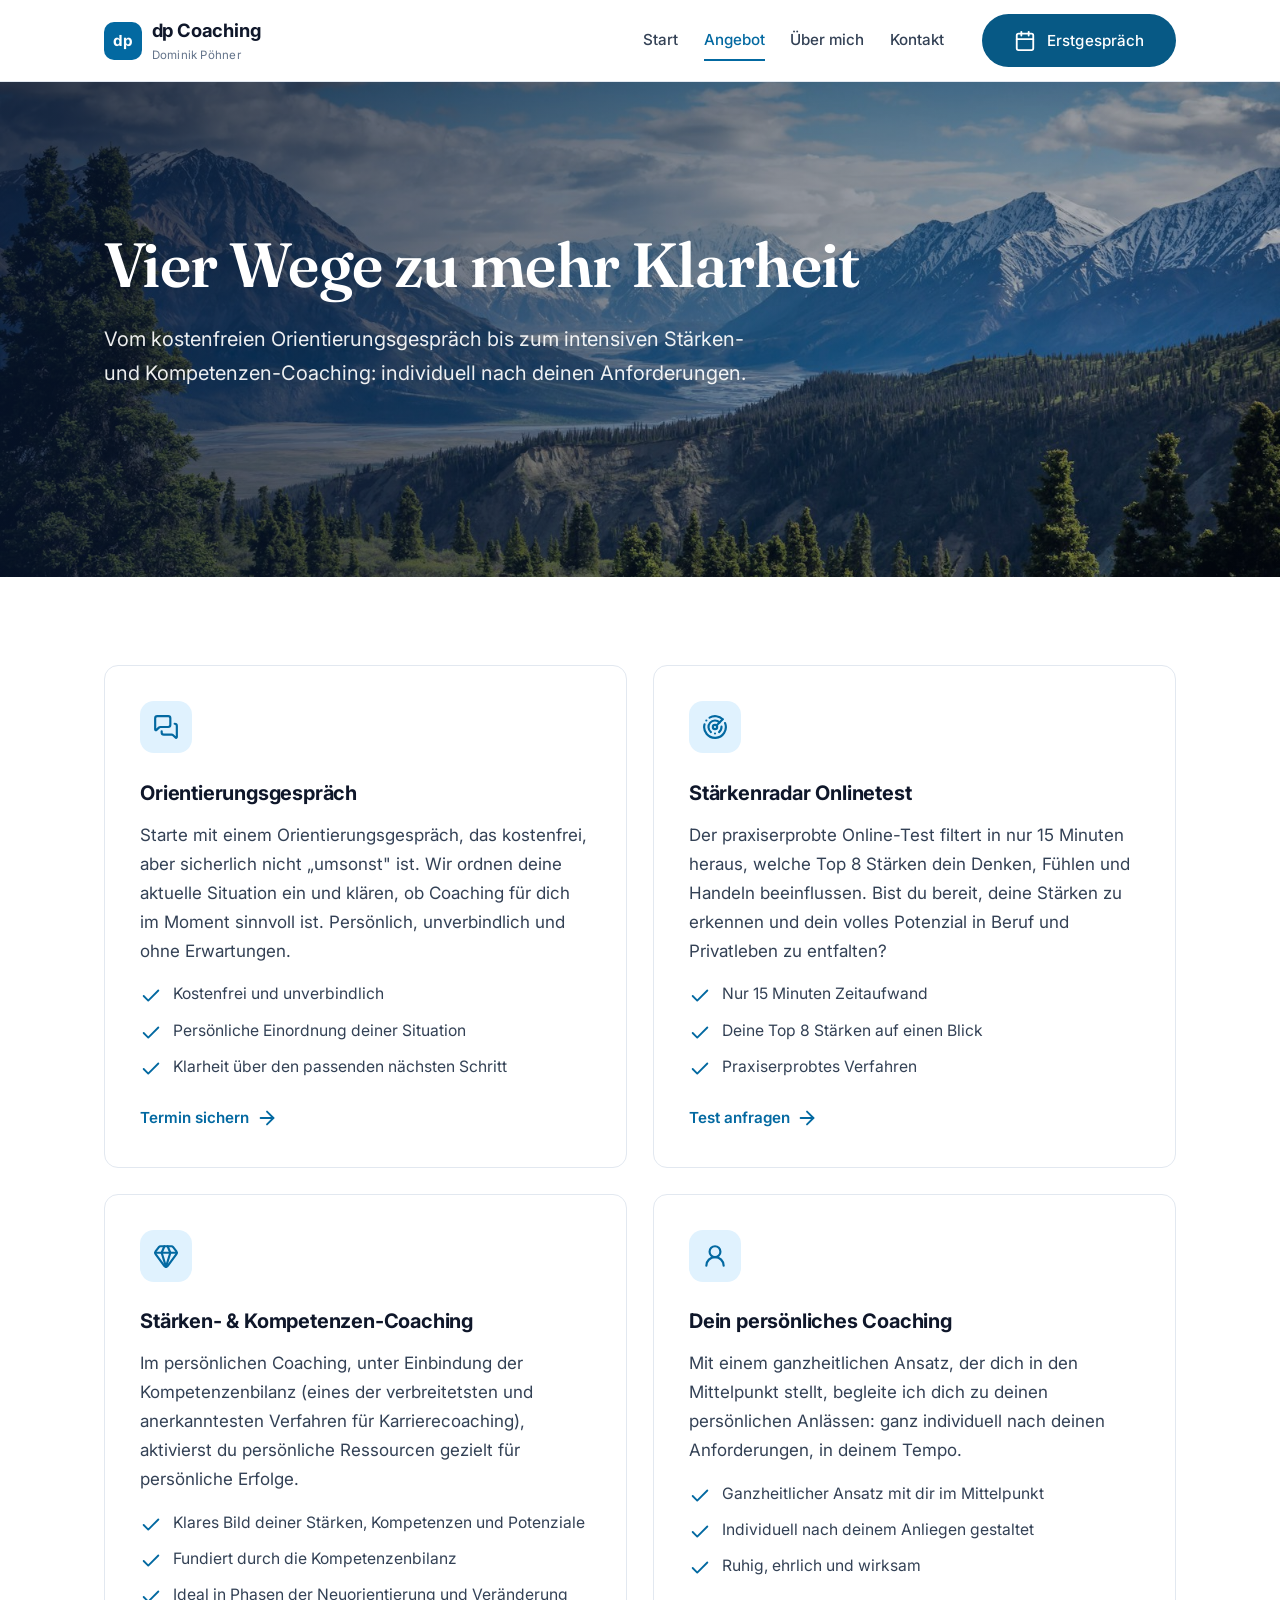
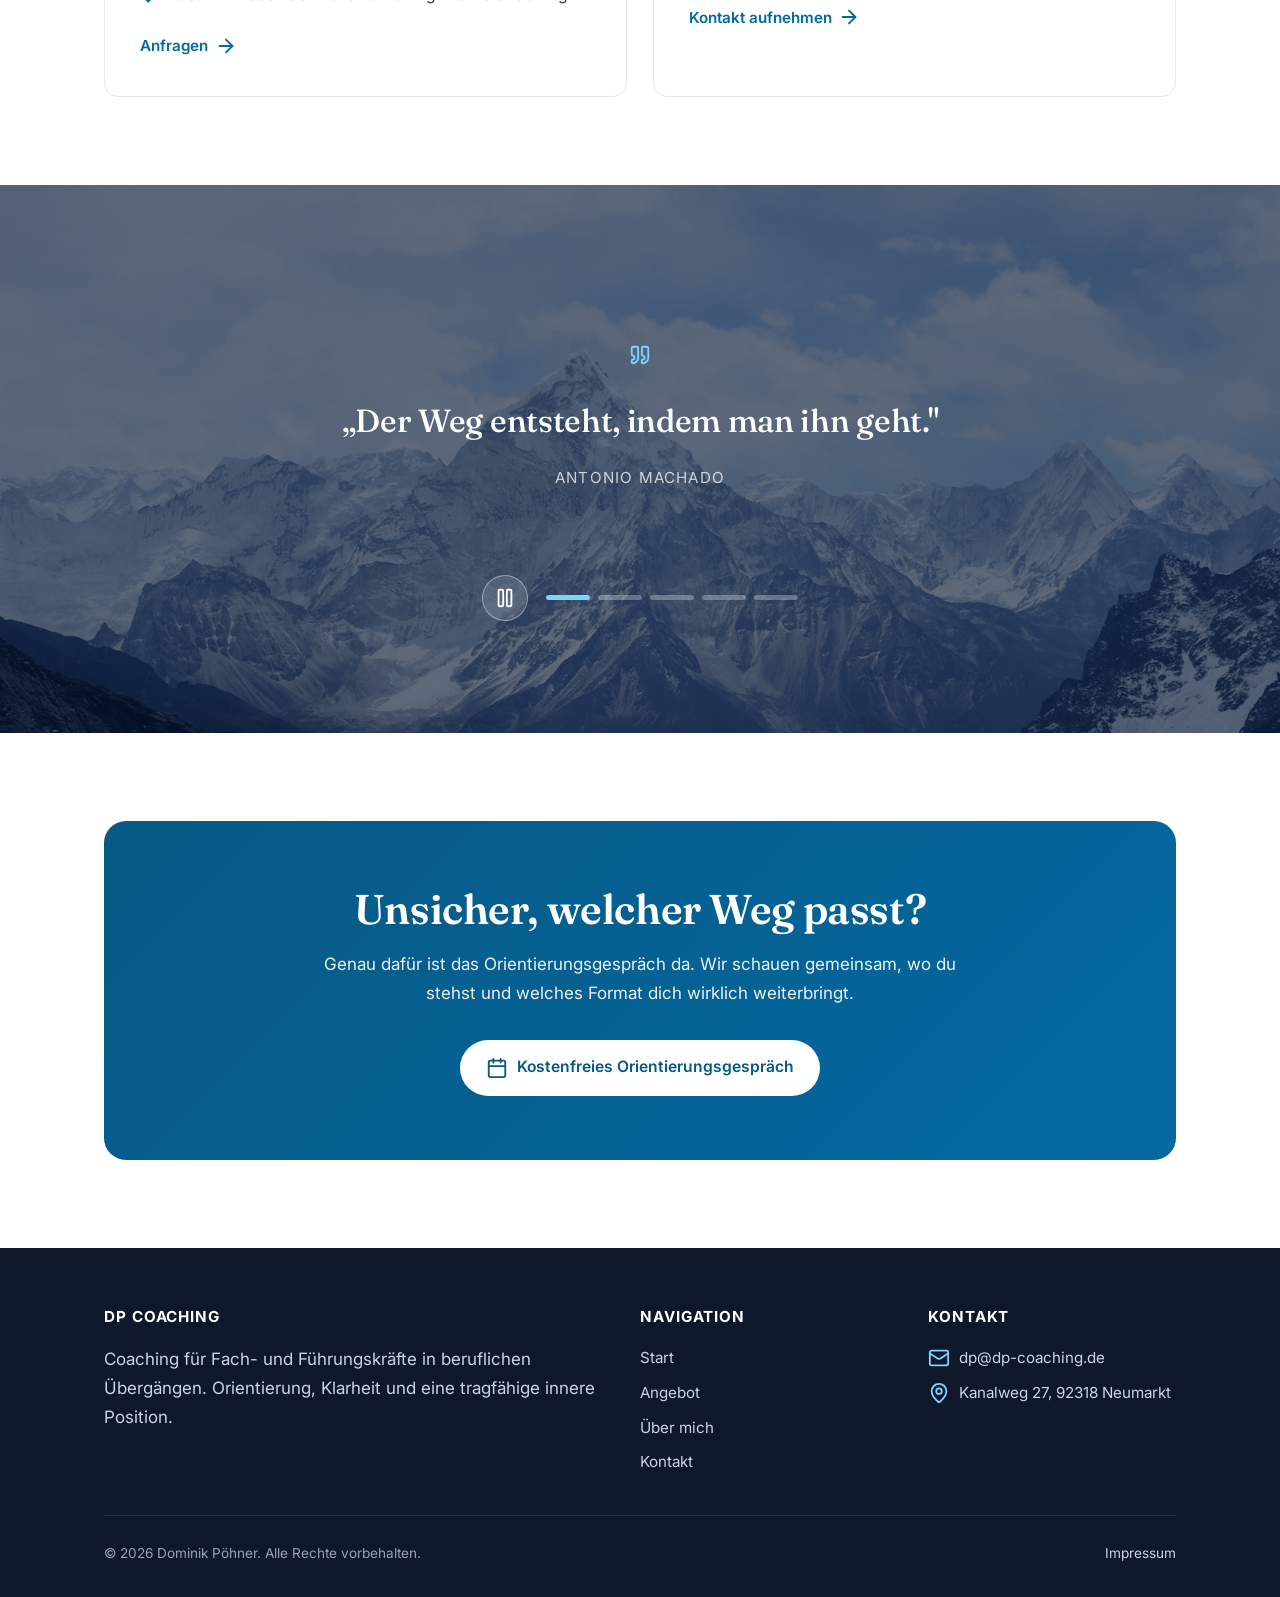
<file: angebot.html>
<!DOCTYPE html>
<html lang="de">
<head>
  <meta charset="UTF-8">
  <meta name="viewport" content="width=device-width, initial-scale=1.0">
  <title>Persönliches Angebot | dp Coaching | Dominik Pöhner</title>
  <meta name="description" content="Orientierungsgespräch, Stärkenradar-Onlinetest, Stärken- und Kompetenzen-Coaching sowie persönliches Coaching bei Dominik Pöhner.">
  <link rel="preconnect" href="https://fonts.googleapis.com">
  <link rel="preconnect" href="https://fonts.gstatic.com" crossorigin>
  <link href="https://fonts.googleapis.com/css2?family=Fraunces:wght@500;600&family=Inter:wght@400;500;600;700&display=swap" rel="stylesheet">
  <link rel="stylesheet" href="assets/css/style.css">
</head>
<body>

<header class="site-header">
  <div class="header-inner">
    <a class="brand" href="index.html">
      <span class="logo-mark">dp</span>
      <span>dp Coaching<small>Dominik Pöhner</small></span>
    </a>
    <button class="nav-toggle" aria-label="Menü öffnen" aria-expanded="false" aria-controls="mainnav">
      <i data-lucide="menu"></i>
    </button>
    <nav class="main-nav" id="mainnav" aria-label="Hauptnavigation">
      <a href="index.html">Start</a>
      <a href="angebot.html" class="active">Angebot</a>
      <a href="ueber-mich.html">Über mich</a>
      <a href="kontakt.html">Kontakt</a>
      <a class="btn btn-primary" href="kontakt.html"><i data-lucide="calendar"></i> Erstgespräch</a>
    </nav>
  </div>
</header>

<main>

  <!-- Hero -->
  <section class="hero" style="min-height: 55vh;">
    <div class="hero-bg" style="background-image: url('assets/img/mountain-lake.jpg');" role="img" aria-label="Bergsee mit klarem Wasser"></div>
    <div class="hero-content" style="padding: 5rem 1.5rem;">
      <h1>Vier Wege zu mehr Klarheit</h1>
      <p class="lead">Vom kostenfreien Orientierungsgespräch bis zum intensiven Stärken- und Kompetenzen-Coaching: individuell nach deinen Anforderungen.</p>
    </div>
  </section>

  <!-- Angebote -->
  <section class="section" id="angebote">
    <div class="wrap">
      <div class="grid-2">

        <article class="card">
          <span class="icon-badge"><i data-lucide="messages-square"></i></span>
          <h3>Orientierungsgespräch</h3>
          <p>Starte mit einem Orientierungsgespräch, das kostenfrei, aber sicherlich nicht „umsonst" ist. Wir ordnen deine aktuelle Situation ein und klären, ob Coaching für dich im Moment sinnvoll ist. Persönlich, unverbindlich und ohne Erwartungen.</p>
          <ul class="checklist">
            <li><i data-lucide="check"></i> Kostenfrei und unverbindlich</li>
            <li><i data-lucide="check"></i> Persönliche Einordnung deiner Situation</li>
            <li><i data-lucide="check"></i> Klarheit über den passenden nächsten Schritt</li>
          </ul>
          <a class="card-link" href="kontakt.html">Termin sichern <i data-lucide="arrow-right"></i></a>
        </article>

        <article class="card">
          <span class="icon-badge"><i data-lucide="radar"></i></span>
          <h3>Stärkenradar Onlinetest</h3>
          <p>Der praxiserprobte Online-Test filtert in nur 15 Minuten heraus, welche Top 8 Stärken dein Denken, Fühlen und Handeln beeinflussen. Bist du bereit, deine Stärken zu erkennen und dein volles Potenzial in Beruf und Privatleben zu entfalten?</p>
          <ul class="checklist">
            <li><i data-lucide="check"></i> Nur 15 Minuten Zeitaufwand</li>
            <li><i data-lucide="check"></i> Deine Top 8 Stärken auf einen Blick</li>
            <li><i data-lucide="check"></i> Praxiserprobtes Verfahren</li>
          </ul>
          <a class="card-link" href="kontakt.html">Test anfragen <i data-lucide="arrow-right"></i></a>
        </article>

        <article class="card">
          <span class="icon-badge"><i data-lucide="gem"></i></span>
          <h3>Stärken- &amp; Kompetenzen-Coaching</h3>
          <p>Im persönlichen Coaching, unter Einbindung der Kompetenzenbilanz (eines der verbreitetsten und anerkanntesten Verfahren für Karrierecoaching), aktivierst du persönliche Ressourcen gezielt für persönliche Erfolge.</p>
          <ul class="checklist">
            <li><i data-lucide="check"></i> Klares Bild deiner Stärken, Kompetenzen und Potenziale</li>
            <li><i data-lucide="check"></i> Fundiert durch die Kompetenzenbilanz</li>
            <li><i data-lucide="check"></i> Ideal in Phasen der Neuorientierung und Veränderung</li>
          </ul>
          <a class="card-link" href="kontakt.html">Anfragen <i data-lucide="arrow-right"></i></a>
        </article>

        <article class="card">
          <span class="icon-badge"><i data-lucide="user-round"></i></span>
          <h3>Dein persönliches Coaching</h3>
          <p>Mit einem ganzheitlichen Ansatz, der dich in den Mittelpunkt stellt, begleite ich dich zu deinen persönlichen Anlässen: ganz individuell nach deinen Anforderungen, in deinem Tempo.</p>
          <ul class="checklist">
            <li><i data-lucide="check"></i> Ganzheitlicher Ansatz mit dir im Mittelpunkt</li>
            <li><i data-lucide="check"></i> Individuell nach deinem Anliegen gestaltet</li>
            <li><i data-lucide="check"></i> Ruhig, ehrlich und wirksam</li>
          </ul>
          <a class="card-link" href="kontakt.html">Kontakt aufnehmen <i data-lucide="arrow-right"></i></a>
        </article>

      </div>
    </div>
  </section>

  <!-- Zitate -->
  <section class="quote-band" data-quotes style="background-image: url('assets/img/trail-view.jpg');" aria-label="Zitate"></section>

  <!-- CTA -->
  <section class="section" id="erstgespraech">
    <div class="wrap">
      <div class="cta-panel">
        <h2>Unsicher, welcher Weg passt?</h2>
        <p>Genau dafür ist das Orientierungsgespräch da. Wir schauen gemeinsam, wo du stehst und welches Format dich wirklich weiterbringt.</p>
        <a class="btn btn-light" href="kontakt.html"><i data-lucide="calendar"></i> Kostenfreies Orientierungsgespräch</a>
      </div>
    </div>
  </section>

</main>

<footer class="site-footer">
  <div class="wrap">
    <div class="footer-grid">
      <div>
        <h4>dp Coaching</h4>
        <p style="margin:0; max-width:34em;">Coaching für Fach- und Führungskräfte in beruflichen Übergängen. Orientierung, Klarheit und eine tragfähige innere Position.</p>
      </div>
      <div>
        <h4>Navigation</h4>
        <ul>
          <li><a href="index.html">Start</a></li>
          <li><a href="angebot.html">Angebot</a></li>
          <li><a href="ueber-mich.html">Über mich</a></li>
          <li><a href="kontakt.html">Kontakt</a></li>
        </ul>
      </div>
      <div>
        <h4>Kontakt</h4>
        <ul>
          <li><i data-lucide="mail"></i> <a href="mailto:dp@dp-coaching.de">dp@dp-coaching.de</a></li>
          <li><i data-lucide="map-pin"></i> Kanalweg 27, 92318 Neumarkt</li>
        </ul>
      </div>
    </div>
    <div class="footer-note">
      <span>© 2026 Dominik Pöhner. Alle Rechte vorbehalten.</span>
      <a href="impressum.html">Impressum</a>
    </div>
  </div>
</footer>

<script src="assets/js/lucide.min.js"></script>
<script src="assets/js/main.js"></script>
</body>
</html>
</file>
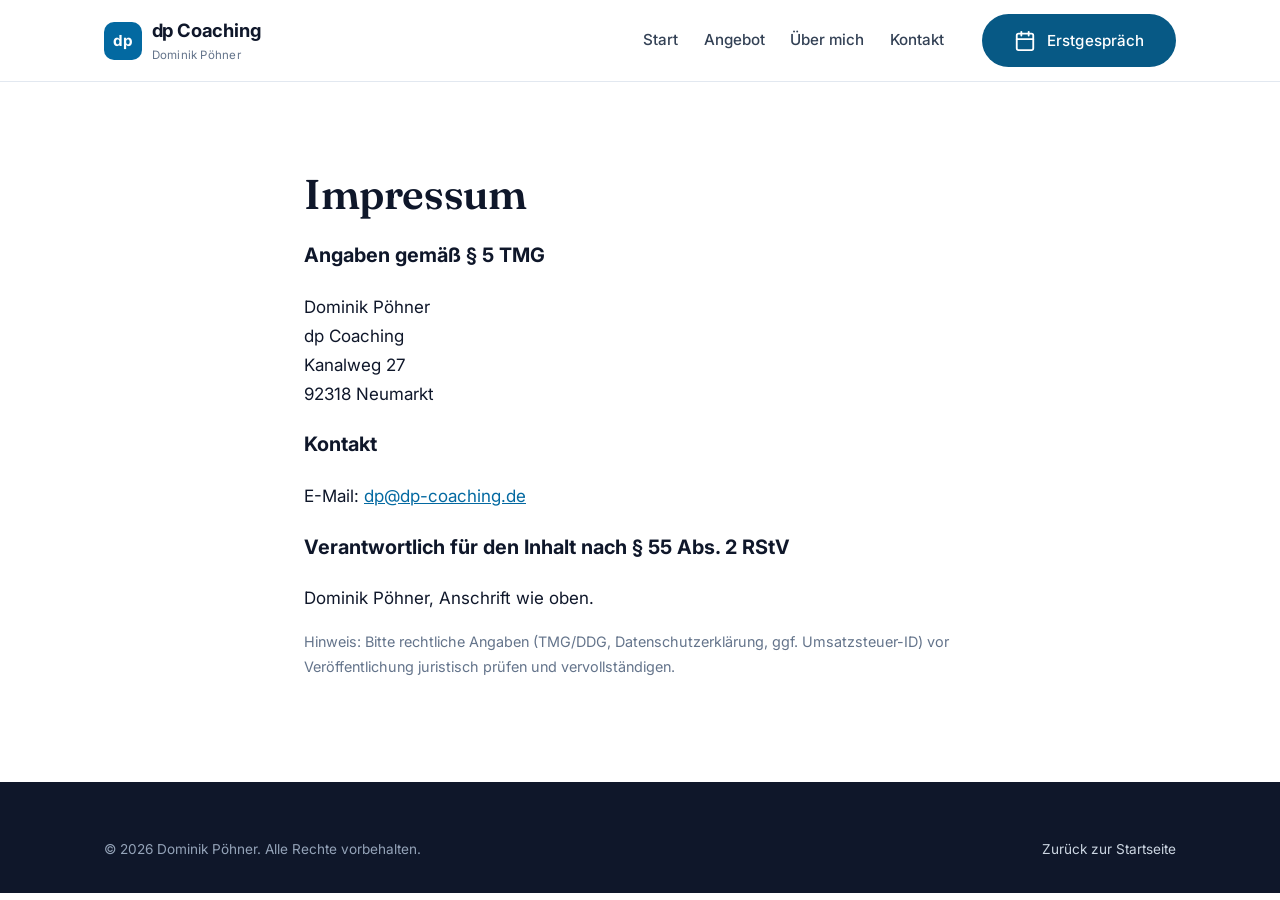
<file: impressum.html>
<!DOCTYPE html>
<html lang="de">
<head>
  <meta charset="UTF-8">
  <meta name="viewport" content="width=device-width, initial-scale=1.0">
  <title>Impressum | dp Coaching | Dominik Pöhner</title>
  <meta name="robots" content="noindex">
  <link rel="preconnect" href="https://fonts.googleapis.com">
  <link rel="preconnect" href="https://fonts.gstatic.com" crossorigin>
  <link href="https://fonts.googleapis.com/css2?family=Fraunces:wght@500;600&family=Inter:wght@400;500;600;700&display=swap" rel="stylesheet">
  <link rel="stylesheet" href="assets/css/style.css">
</head>
<body>

<header class="site-header">
  <div class="header-inner">
    <a class="brand" href="index.html">
      <span class="logo-mark">dp</span>
      <span>dp Coaching<small>Dominik Pöhner</small></span>
    </a>
    <button class="nav-toggle" aria-label="Menü öffnen" aria-expanded="false" aria-controls="mainnav">
      <i data-lucide="menu"></i>
    </button>
    <nav class="main-nav" id="mainnav" aria-label="Hauptnavigation">
      <a href="index.html">Start</a>
      <a href="angebot.html">Angebot</a>
      <a href="ueber-mich.html">Über mich</a>
      <a href="kontakt.html">Kontakt</a>
      <a class="btn btn-primary" href="kontakt.html"><i data-lucide="calendar"></i> Erstgespräch</a>
    </nav>
  </div>
</header>

<main>
  <section class="section">
    <div class="wrap" style="max-width: 720px;">
      <h2>Impressum</h2>
      <h3>Angaben gemäß § 5 TMG</h3>
      <p>
        Dominik Pöhner<br>
        dp Coaching<br>
        Kanalweg 27<br>
        92318 Neumarkt
      </p>
      <h3>Kontakt</h3>
      <p>E-Mail: <a href="mailto:dp@dp-coaching.de">dp@dp-coaching.de</a></p>
      <h3>Verantwortlich für den Inhalt nach § 55 Abs. 2 RStV</h3>
      <p>Dominik Pöhner, Anschrift wie oben.</p>
      <p style="color: var(--muted); font-size: 0.9rem;">Hinweis: Bitte rechtliche Angaben (TMG/DDG, Datenschutzerklärung, ggf. Umsatzsteuer-ID) vor Veröffentlichung juristisch prüfen und vervollständigen.</p>
    </div>
  </section>
</main>

<footer class="site-footer">
  <div class="wrap">
    <div class="footer-note" style="border-top: none; padding-top: 0;">
      <span>© 2026 Dominik Pöhner. Alle Rechte vorbehalten.</span>
      <a href="index.html">Zurück zur Startseite</a>
    </div>
  </div>
</footer>

<script src="assets/js/lucide.min.js"></script>
<script src="assets/js/main.js"></script>
</body>
</html>
</file>
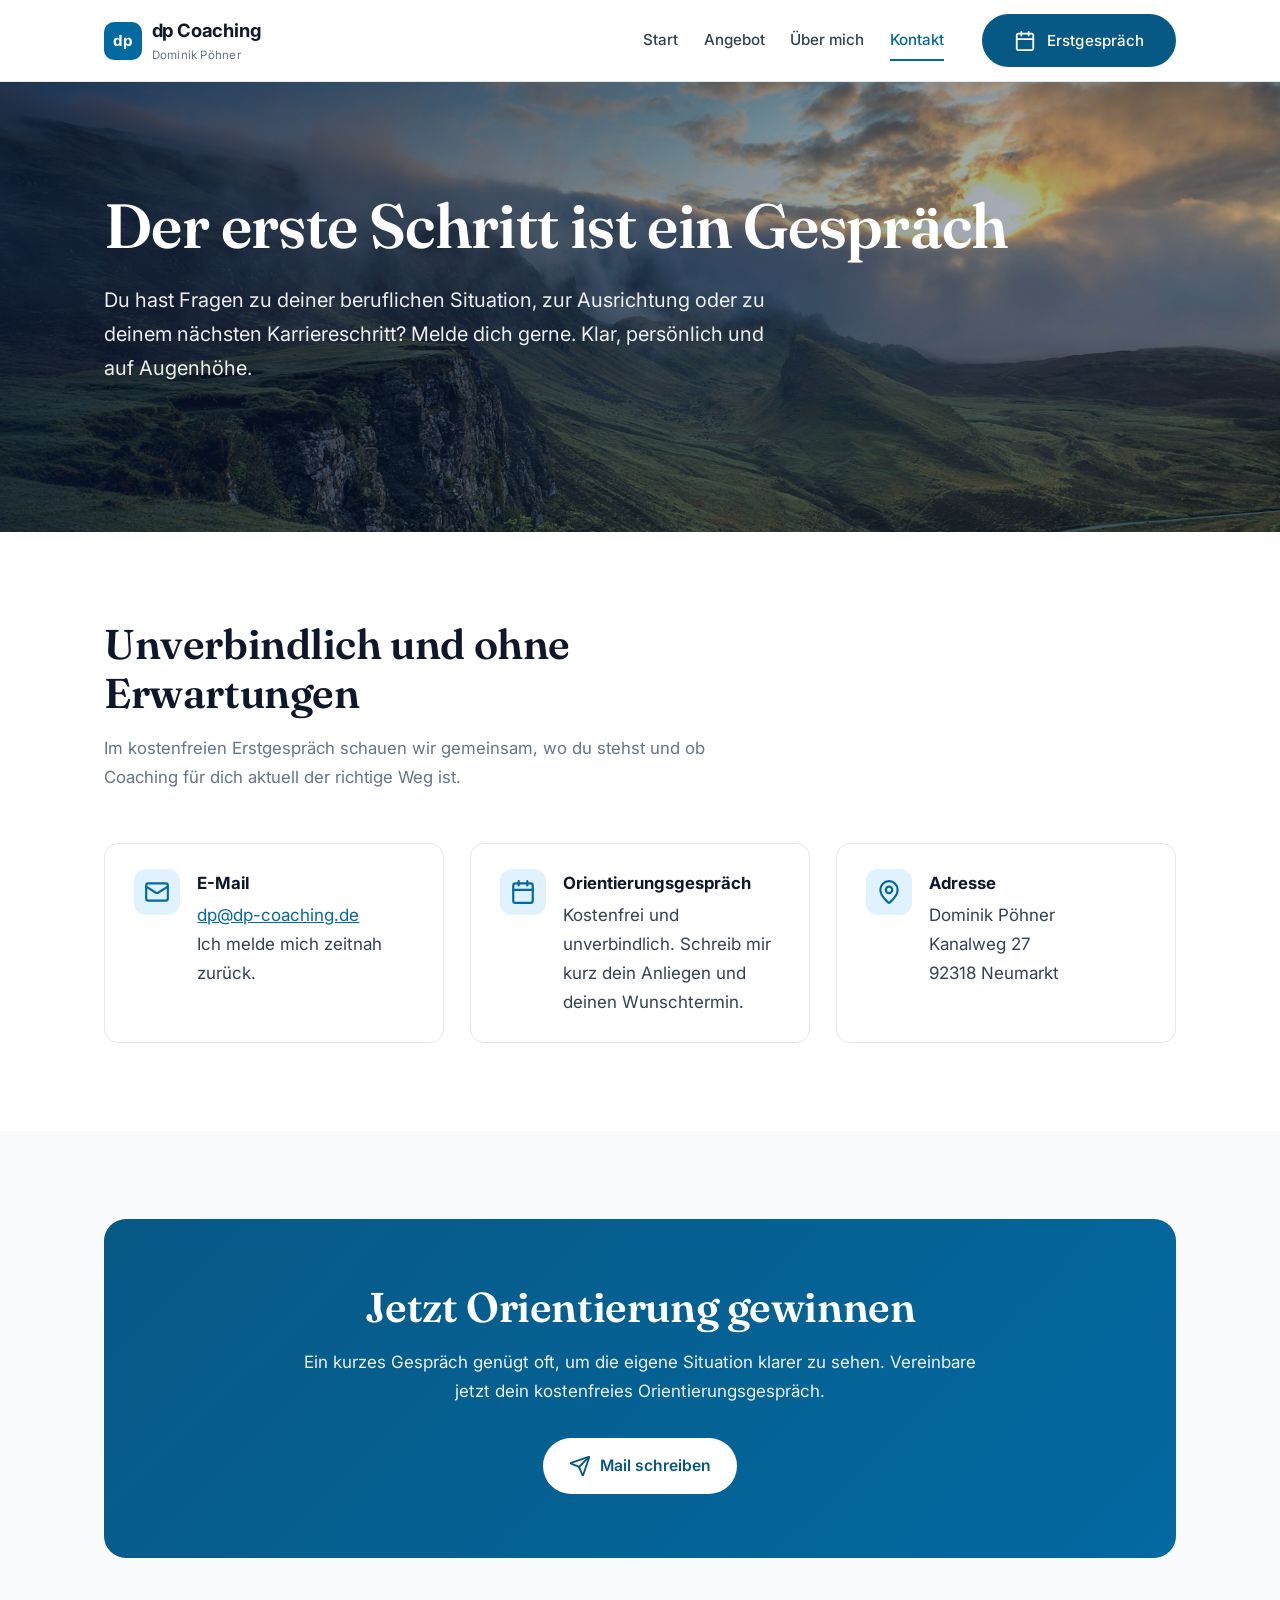
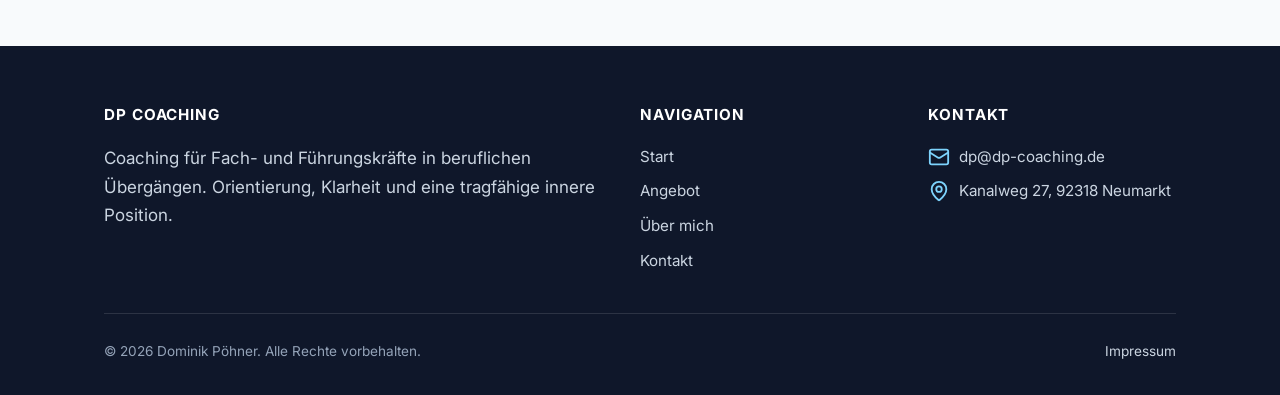
<file: kontakt.html>
<!DOCTYPE html>
<html lang="de">
<head>
  <meta charset="UTF-8">
  <meta name="viewport" content="width=device-width, initial-scale=1.0">
  <title>Kontakt | dp Coaching | Dominik Pöhner</title>
  <meta name="description" content="Kontakt zu Dominik Pöhner: kostenfreies Orientierungsgespräch vereinbaren. Per Mail oder persönlich in Neumarkt.">
  <link rel="preconnect" href="https://fonts.googleapis.com">
  <link rel="preconnect" href="https://fonts.gstatic.com" crossorigin>
  <link href="https://fonts.googleapis.com/css2?family=Fraunces:wght@500;600&family=Inter:wght@400;500;600;700&display=swap" rel="stylesheet">
  <link rel="stylesheet" href="assets/css/style.css">
</head>
<body>

<header class="site-header">
  <div class="header-inner">
    <a class="brand" href="index.html">
      <span class="logo-mark">dp</span>
      <span>dp Coaching<small>Dominik Pöhner</small></span>
    </a>
    <button class="nav-toggle" aria-label="Menü öffnen" aria-expanded="false" aria-controls="mainnav">
      <i data-lucide="menu"></i>
    </button>
    <nav class="main-nav" id="mainnav" aria-label="Hauptnavigation">
      <a href="index.html">Start</a>
      <a href="angebot.html">Angebot</a>
      <a href="ueber-mich.html">Über mich</a>
      <a href="kontakt.html" class="active">Kontakt</a>
      <a class="btn btn-primary" href="mailto:dp@dp-coaching.de"><i data-lucide="calendar"></i> Erstgespräch</a>
    </nav>
  </div>
</header>

<main>

  <!-- Hero -->
  <section class="hero" style="min-height: 50vh;">
    <div class="hero-bg" style="background-image: url('assets/img/misty-hills.jpg');" role="img" aria-label="Ruhige Hügellandschaft im Morgennebel"></div>
    <div class="hero-content" style="padding: 4.5rem 1.5rem;">
      <h1>Der erste Schritt ist ein Gespräch</h1>
      <p class="lead">Du hast Fragen zu deiner beruflichen Situation, zur Ausrichtung oder zu deinem nächsten Karriereschritt? Melde dich gerne. Klar, persönlich und auf Augenhöhe.</p>
    </div>
  </section>

  <!-- Kontaktwege -->
  <section class="section" id="kontaktwege">
    <div class="wrap">
      <div class="section-head">
        <h2>Unverbindlich und ohne Erwartungen</h2>
        <p>Im kostenfreien Erstgespräch schauen wir gemeinsam, wo du stehst und ob Coaching für dich aktuell der richtige Weg ist.</p>
      </div>
      <div class="grid-3">
        <div class="contact-card">
          <span class="icon-badge"><i data-lucide="mail"></i></span>
          <div>
            <h3>E-Mail</h3>
            <p><a href="mailto:dp@dp-coaching.de">dp@dp-coaching.de</a><br>Ich melde mich zeitnah zurück.</p>
          </div>
        </div>
        <div class="contact-card">
          <span class="icon-badge"><i data-lucide="calendar"></i></span>
          <div>
            <h3>Orientierungsgespräch</h3>
            <p>Kostenfrei und unverbindlich. Schreib mir kurz dein Anliegen und deinen Wunschtermin.</p>
          </div>
        </div>
        <div class="contact-card">
          <span class="icon-badge"><i data-lucide="map-pin"></i></span>
          <div>
            <h3>Adresse</h3>
            <p>Dominik Pöhner<br>Kanalweg 27<br>92318 Neumarkt</p>
          </div>
        </div>
      </div>
    </div>
  </section>

  <!-- CTA -->
  <section class="section alt">
    <div class="wrap">
      <div class="cta-panel">
        <h2>Jetzt Orientierung gewinnen</h2>
        <p>Ein kurzes Gespräch genügt oft, um die eigene Situation klarer zu sehen. Vereinbare jetzt dein kostenfreies Orientierungsgespräch.</p>
        <a class="btn btn-light" href="mailto:dp@dp-coaching.de?subject=Anfrage%20Orientierungsgespr%C3%A4ch"><i data-lucide="send"></i> Mail schreiben</a>
      </div>
    </div>
  </section>

</main>

<footer class="site-footer">
  <div class="wrap">
    <div class="footer-grid">
      <div>
        <h4>dp Coaching</h4>
        <p style="margin:0; max-width:34em;">Coaching für Fach- und Führungskräfte in beruflichen Übergängen. Orientierung, Klarheit und eine tragfähige innere Position.</p>
      </div>
      <div>
        <h4>Navigation</h4>
        <ul>
          <li><a href="index.html">Start</a></li>
          <li><a href="angebot.html">Angebot</a></li>
          <li><a href="ueber-mich.html">Über mich</a></li>
          <li><a href="kontakt.html">Kontakt</a></li>
        </ul>
      </div>
      <div>
        <h4>Kontakt</h4>
        <ul>
          <li><i data-lucide="mail"></i> <a href="mailto:dp@dp-coaching.de">dp@dp-coaching.de</a></li>
          <li><i data-lucide="map-pin"></i> Kanalweg 27, 92318 Neumarkt</li>
        </ul>
      </div>
    </div>
    <div class="footer-note">
      <span>© 2026 Dominik Pöhner. Alle Rechte vorbehalten.</span>
      <a href="impressum.html">Impressum</a>
    </div>
  </div>
</footer>

<script src="assets/js/lucide.min.js"></script>
<script src="assets/js/main.js"></script>
</body>
</html>
</file>
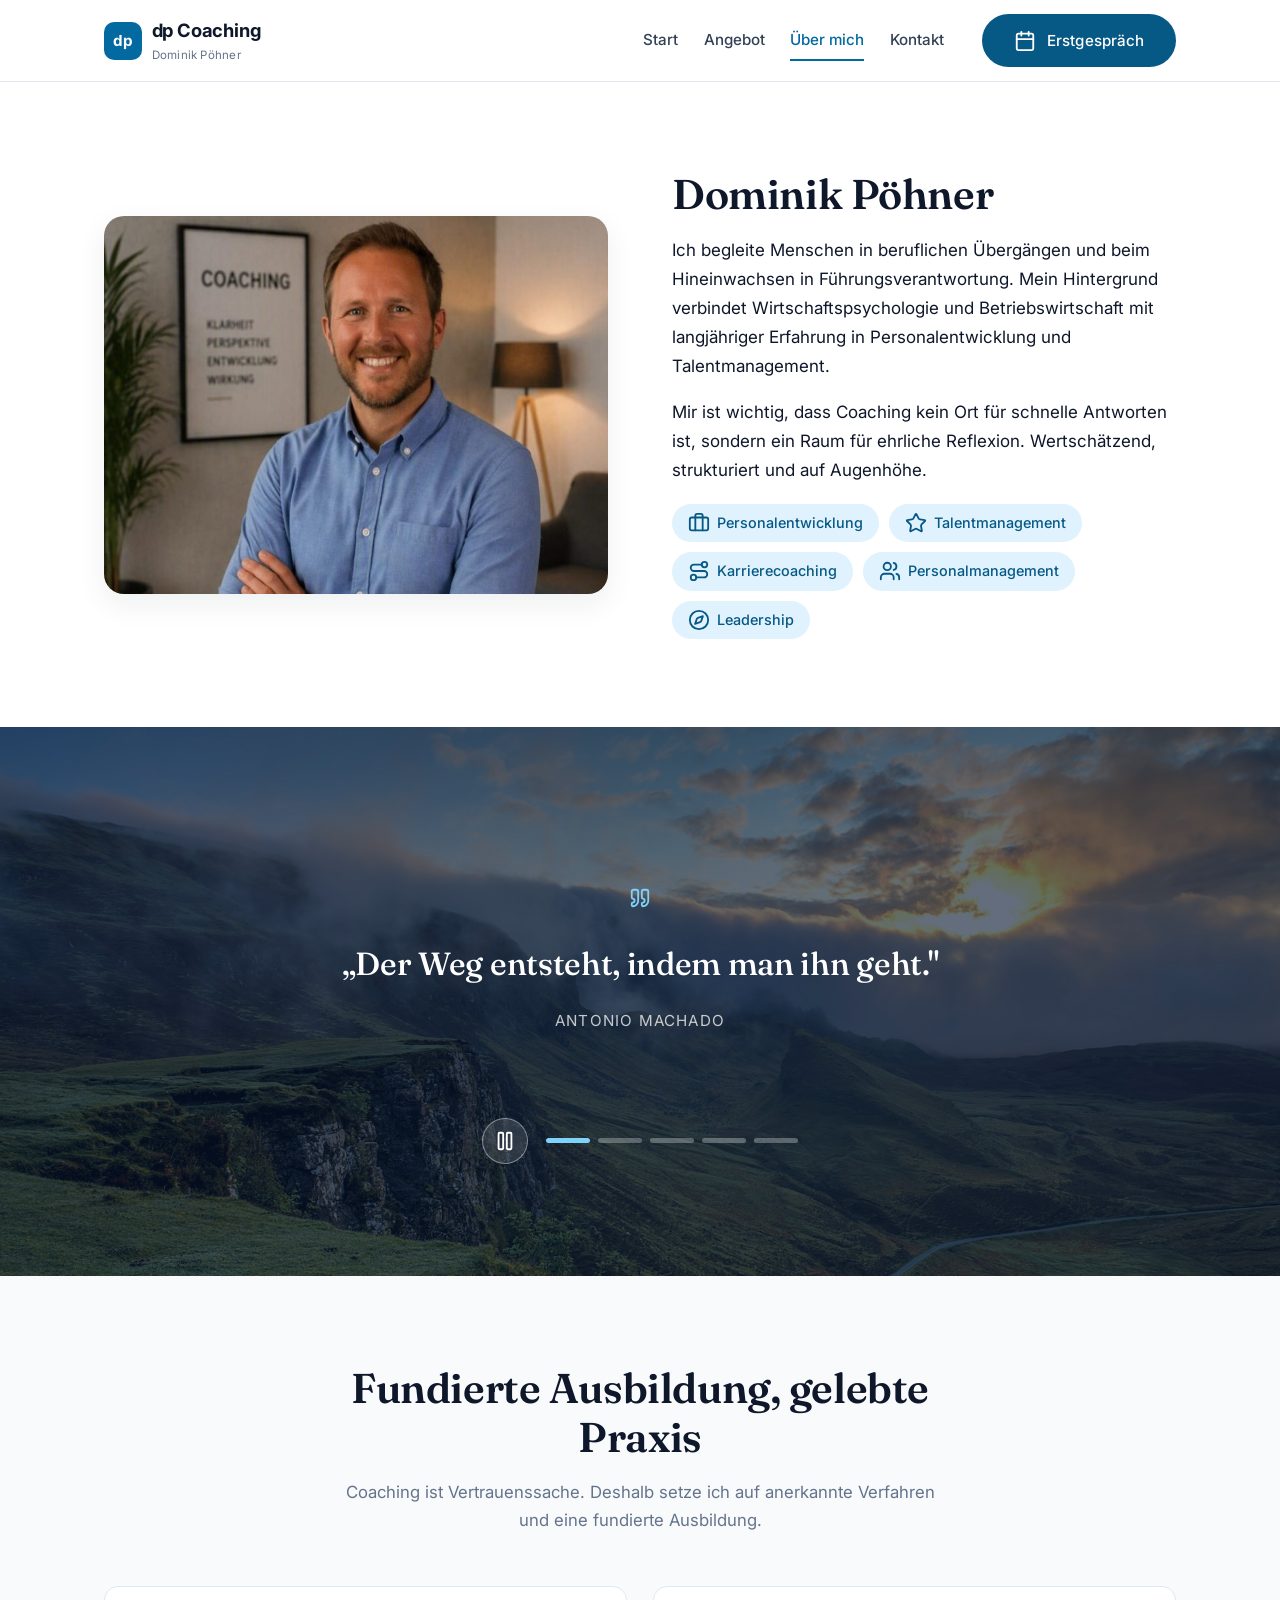
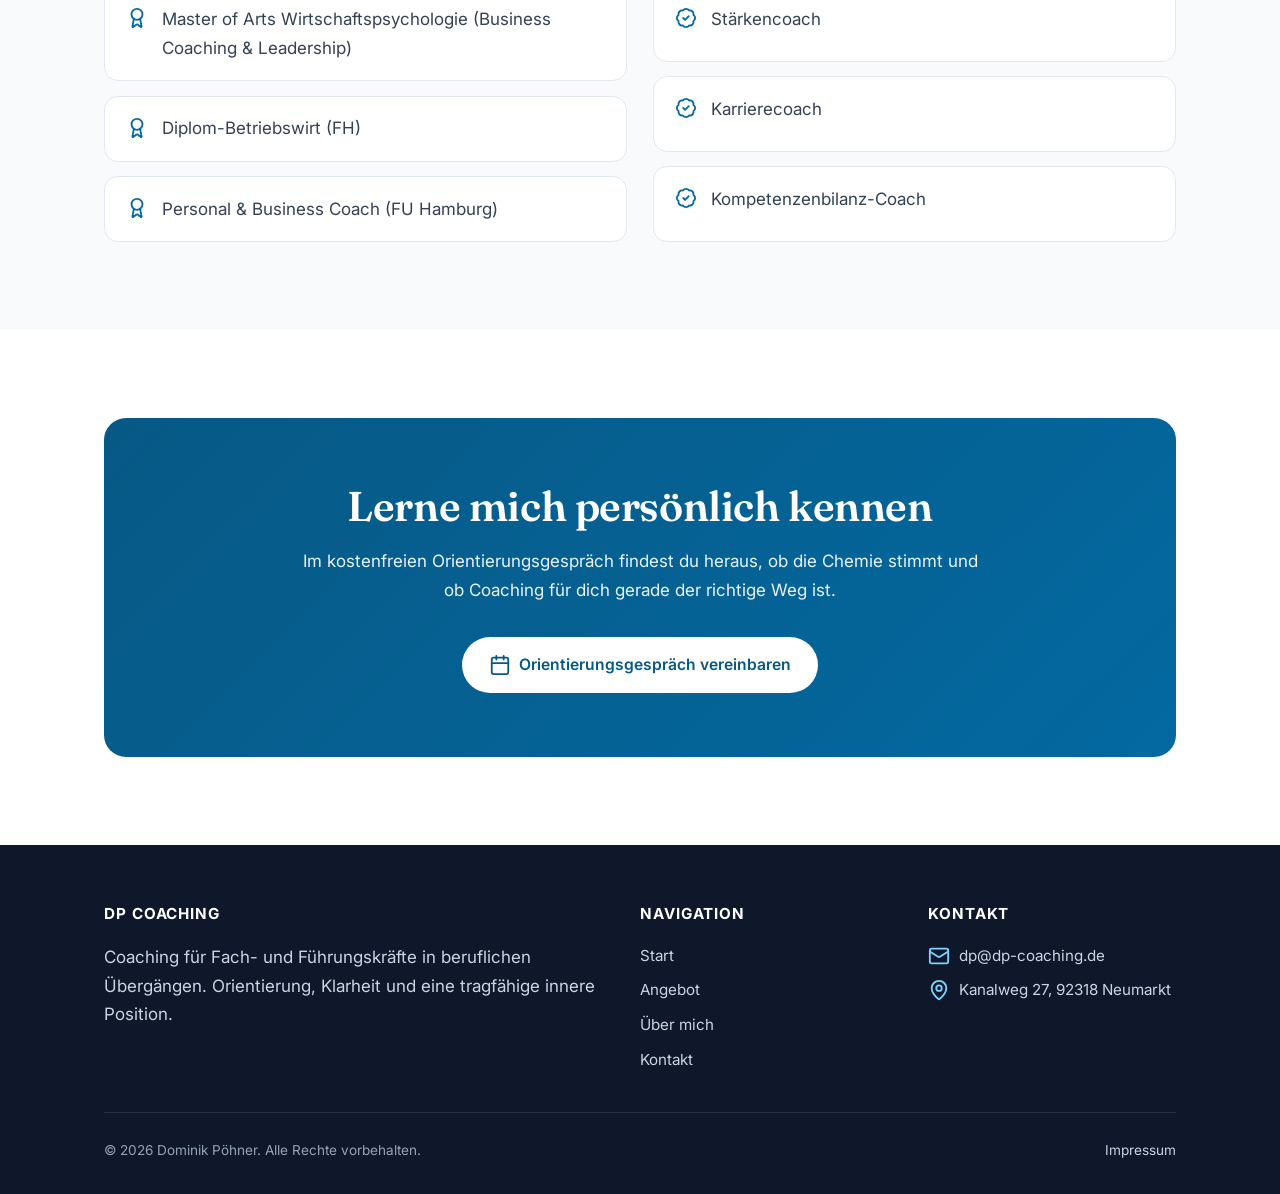
<file: ueber-mich.html>
<!DOCTYPE html>
<html lang="de">
<head>
  <meta charset="UTF-8">
  <meta name="viewport" content="width=device-width, initial-scale=1.0">
  <title>Über mich | Dominik Pöhner | dp Coaching</title>
  <meta name="description" content="Dominik Pöhner: Wirtschaftspsychologe, Business Coach und Karrierecoach. Schwerpunkte in Personalentwicklung, Talentmanagement und Leadership.">
  <link rel="preconnect" href="https://fonts.googleapis.com">
  <link rel="preconnect" href="https://fonts.gstatic.com" crossorigin>
  <link href="https://fonts.googleapis.com/css2?family=Fraunces:wght@500;600&family=Inter:wght@400;500;600;700&display=swap" rel="stylesheet">
  <link rel="stylesheet" href="assets/css/style.css">
</head>
<body>

<header class="site-header">
  <div class="header-inner">
    <a class="brand" href="index.html">
      <span class="logo-mark">dp</span>
      <span>dp Coaching<small>Dominik Pöhner</small></span>
    </a>
    <button class="nav-toggle" aria-label="Menü öffnen" aria-expanded="false" aria-controls="mainnav">
      <i data-lucide="menu"></i>
    </button>
    <nav class="main-nav" id="mainnav" aria-label="Hauptnavigation">
      <a href="index.html">Start</a>
      <a href="angebot.html">Angebot</a>
      <a href="ueber-mich.html" class="active">Über mich</a>
      <a href="kontakt.html">Kontakt</a>
      <a class="btn btn-primary" href="kontakt.html"><i data-lucide="calendar"></i> Erstgespräch</a>
    </nav>
  </div>
</header>

<main>

  <!-- Vorstellung -->
  <section class="section" id="profil">
    <div class="wrap split">
      <div class="portrait-frame">
        <img src="assets/img/dominik.jpg" alt="Porträt von Dominik Pöhner, Coach für Führungskräfte und berufliche Übergänge">
      </div>
      <div>
        <h2>Dominik Pöhner</h2>
        <p>Ich begleite Menschen in beruflichen Übergängen und beim Hineinwachsen in Führungsverantwortung. Mein Hintergrund verbindet Wirtschaftspsychologie und Betriebswirtschaft mit langjähriger Erfahrung in Personalentwicklung und Talentmanagement.</p>
        <p>Mir ist wichtig, dass Coaching kein Ort für schnelle Antworten ist, sondern ein Raum für ehrliche Reflexion. Wertschätzend, strukturiert und auf Augenhöhe.</p>
        <ul class="badge-list">
          <li><i data-lucide="briefcase"></i> Personalentwicklung</li>
          <li><i data-lucide="star"></i> Talentmanagement</li>
          <li><i data-lucide="route"></i> Karrierecoaching</li>
          <li><i data-lucide="users"></i> Personalmanagement</li>
          <li><i data-lucide="compass"></i> Leadership</li>
        </ul>
      </div>
    </div>
  </section>

  <!-- Zitate -->
  <section class="quote-band" data-quotes style="background-image: url('assets/img/misty-hills.jpg');" aria-label="Zitate"></section>

  <!-- Qualifikation -->
  <section class="section alt" id="qualifikation">
    <div class="wrap">
      <div class="section-head center">
        <h2>Fundierte Ausbildung, gelebte Praxis</h2>
        <p>Coaching ist Vertrauenssache. Deshalb setze ich auf anerkannte Verfahren und eine fundierte Ausbildung.</p>
      </div>
      <div class="grid-2">
        <ul class="cred-list">
          <li><i data-lucide="award"></i> Master of Arts Wirtschaftspsychologie (Business Coaching &amp; Leadership)</li>
          <li><i data-lucide="award"></i> Diplom-Betriebswirt (FH)</li>
          <li><i data-lucide="award"></i> Personal &amp; Business Coach (FU Hamburg)</li>
        </ul>
        <ul class="cred-list">
          <li><i data-lucide="badge-check"></i> Stärkencoach</li>
          <li><i data-lucide="badge-check"></i> Karrierecoach</li>
          <li><i data-lucide="badge-check"></i> Kompetenzenbilanz-Coach</li>
        </ul>
      </div>
    </div>
  </section>

  <!-- CTA -->
  <section class="section">
    <div class="wrap">
      <div class="cta-panel">
        <h2>Lerne mich persönlich kennen</h2>
        <p>Im kostenfreien Orientierungsgespräch findest du heraus, ob die Chemie stimmt und ob Coaching für dich gerade der richtige Weg ist.</p>
        <a class="btn btn-light" href="kontakt.html"><i data-lucide="calendar"></i> Orientierungsgespräch vereinbaren</a>
      </div>
    </div>
  </section>

</main>

<footer class="site-footer">
  <div class="wrap">
    <div class="footer-grid">
      <div>
        <h4>dp Coaching</h4>
        <p style="margin:0; max-width:34em;">Coaching für Fach- und Führungskräfte in beruflichen Übergängen. Orientierung, Klarheit und eine tragfähige innere Position.</p>
      </div>
      <div>
        <h4>Navigation</h4>
        <ul>
          <li><a href="index.html">Start</a></li>
          <li><a href="angebot.html">Angebot</a></li>
          <li><a href="ueber-mich.html">Über mich</a></li>
          <li><a href="kontakt.html">Kontakt</a></li>
        </ul>
      </div>
      <div>
        <h4>Kontakt</h4>
        <ul>
          <li><i data-lucide="mail"></i> <a href="mailto:dp@dp-coaching.de">dp@dp-coaching.de</a></li>
          <li><i data-lucide="map-pin"></i> Kanalweg 27, 92318 Neumarkt</li>
        </ul>
      </div>
    </div>
    <div class="footer-note">
      <span>© 2026 Dominik Pöhner. Alle Rechte vorbehalten.</span>
      <a href="impressum.html">Impressum</a>
    </div>
  </div>
</footer>

<script src="assets/js/lucide.min.js"></script>
<script src="assets/js/main.js"></script>
</body>
</html>
</file>
<file: assets/css/style.css>
/* ============================================================
   dp Coaching / Dominik Pöhner
   Ruhig, modern, viel Weißraum, blauer Akzent
   ============================================================ */

:root {
  --ink: #0f172a;
  --ink-soft: #334155;
  --muted: #64748b;
  --accent: #0369a1;
  --accent-dark: #075985;
  --accent-soft: #e0f2fe;
  --bg: #ffffff;
  --bg-alt: #f8fafc;
  --border: #e2e8f0;
  --radius: 14px;
  --shadow: 0 10px 30px rgba(15, 23, 42, 0.07);
  --maxw: 1120px;
}

* { box-sizing: border-box; }

html { scroll-behavior: smooth; }

/* Sprungziele nicht unter dem Sticky-Header verstecken */
section[id] { scroll-margin-top: 80px; }

body {
  margin: 0;
  font-family: "Inter", system-ui, -apple-system, "Segoe UI", sans-serif;
  --font-display: "Fraunces", Georgia, "Times New Roman", serif;
  background: var(--bg);
  color: var(--ink);
  line-height: 1.7;
  font-size: 17px;
  -webkit-font-smoothing: antialiased;
}

img { max-width: 100%; display: block; }

a { color: var(--accent); }

:focus-visible {
  outline: 3px solid var(--accent);
  outline-offset: 3px;
  border-radius: 4px;
}

.wrap {
  max-width: var(--maxw);
  margin: 0 auto;
  padding: 0 1.5rem;
}

/* ---------- Header ---------- */

.site-header {
  position: sticky;
  top: 0;
  z-index: 50;
  background: rgba(255, 255, 255, 0.92);
  backdrop-filter: blur(10px);
  border-bottom: 1px solid var(--border);
}

.header-inner {
  display: flex;
  align-items: center;
  justify-content: space-between;
  gap: 1rem;
  padding: 0.9rem 1.5rem;
  max-width: var(--maxw);
  margin: 0 auto;
}

.brand {
  display: inline-flex;
  align-items: center;
  gap: 0.6rem;
  text-decoration: none;
  color: var(--ink);
  font-weight: 700;
  font-size: 1.15rem;
  letter-spacing: -0.01em;
}

.brand .logo-mark {
  display: grid;
  place-items: center;
  width: 38px;
  height: 38px;
  border-radius: 10px;
  background: var(--accent);
  color: #fff;
  font-weight: 700;
  font-size: 0.95rem;
  letter-spacing: 0;
}

.brand small {
  display: block;
  font-weight: 400;
  font-size: 0.72rem;
  color: var(--muted);
  letter-spacing: 0.02em;
}

.main-nav {
  display: flex;
  align-items: center;
  gap: 1.6rem;
}

.main-nav a {
  color: var(--ink-soft);
  text-decoration: none;
  font-size: 0.95rem;
  font-weight: 500;
  padding: 0.4rem 0;
  border-bottom: 2px solid transparent;
  transition: color 0.2s ease, border-color 0.2s ease;
}

.main-nav a:hover { color: var(--accent); }

.main-nav a.active {
  color: var(--accent);
  border-bottom-color: var(--accent);
}

/* Buttons in der Nav dürfen die Linkfarben nicht erben */
.main-nav a.btn { border-bottom: none; }
.main-nav a.btn-primary,
.main-nav a.btn-primary:hover { color: #fff; }

/* Header-Button: mehr Luft */
.main-nav a.btn-primary {
  padding: 0.8rem 1.9rem;
  gap: 0.7rem;
  margin-left: 0.8rem;
  letter-spacing: 0.01em;
}

.nav-toggle {
  display: none;
  background: none;
  border: 1px solid var(--border);
  border-radius: 10px;
  padding: 0.5rem 0.6rem;
  color: var(--ink);
  cursor: pointer;
}

/* ---------- Buttons ---------- */

.btn {
  position: relative;
  overflow: hidden;
  display: inline-flex;
  align-items: center;
  gap: 0.55rem;
  padding: 0.85rem 1.6rem;
  border-radius: 999px;
  font-weight: 600;
  font-size: 0.98rem;
  text-decoration: none;
  cursor: pointer;
  border: 1px solid transparent;
  transition: background-color 0.2s ease, color 0.2s ease,
    box-shadow 0.25s ease, transform 0.25s ease;
}

/* Lichtstreif, der beim Hover über den Button wandert */
.btn::after {
  content: "";
  position: absolute;
  top: 0;
  left: -75%;
  width: 45%;
  height: 100%;
  background: linear-gradient(105deg, transparent, rgba(255, 255, 255, 0.4), transparent);
  transform: skewX(-20deg);
  pointer-events: none;
}

.btn:hover::after { animation: btn-shine 0.65s ease forwards; }

@keyframes btn-shine {
  to { left: 130%; }
}

/* Icons wandern beim Hover leicht mit */
.btn svg { transition: transform 0.25s ease; }
.btn:hover svg { transform: translateX(3px); }

.btn-primary {
  background: var(--accent-dark);
  color: #fff;
}

.btn-primary:hover {
  background: var(--accent);
  transform: translateY(-2px);
  box-shadow: 0 10px 24px rgba(3, 105, 161, 0.4);
}

.btn-ghost {
  background: transparent;
  color: var(--ink);
  border-color: var(--border);
}

.btn-ghost:hover {
  border-color: var(--accent);
  color: var(--accent);
  transform: translateY(-2px);
}

.btn-light {
  background: #fff;
  color: var(--accent-dark);
}

.btn-light:hover {
  background: var(--accent-soft);
  transform: translateY(-2px);
  box-shadow: 0 10px 24px rgba(2, 6, 23, 0.25);
}

/* ---------- Hero ---------- */

.hero {
  position: relative;
  min-height: 82vh;
  display: flex;
  align-items: center;
  color: #fff;
  overflow: hidden;
}

.hero-bg {
  position: absolute;
  inset: 0;
  background-size: cover;
  background-position: center;
}

.hero-bg::after {
  content: "";
  position: absolute;
  inset: 0;
  z-index: 1;
  background: linear-gradient(100deg, rgba(7, 22, 48, 0.78) 0%, rgba(7, 22, 48, 0.45) 55%, rgba(7, 22, 48, 0.25) 100%);
}

.hero-bg video {
  position: absolute;
  inset: 0;
  width: 100%;
  height: 100%;
  object-fit: cover;
}

/* Urhebernennung Video */
.media-credit {
  position: absolute;
  right: 0.9rem;
  bottom: 0.7rem;
  z-index: 2;
  font-size: 0.72rem;
  color: rgba(255, 255, 255, 0.65);
}

.media-credit a {
  color: rgba(255, 255, 255, 0.8);
  text-decoration: none;
}

.media-credit a:hover { color: #fff; text-decoration: underline; }

.hero-content {
  position: relative;
  z-index: 1;
  max-width: var(--maxw);
  margin: 0 auto;
  padding: 6rem 1.5rem;
  width: 100%;
}

.hero h1 {
  font-family: var(--font-display);
  font-size: clamp(2.4rem, 5.2vw, 3.9rem);
  line-height: 1.1;
  margin: 0 0 1.4rem;
  font-weight: 600;
  letter-spacing: -0.01em;
  max-width: 15em;
}

.hero p.lead {
  font-size: clamp(1.05rem, 2vw, 1.25rem);
  max-width: 34em;
  color: rgba(255, 255, 255, 0.92);
  margin: 0 0 2.4rem;
}

.hero-actions {
  display: flex;
  flex-wrap: wrap;
  gap: 0.9rem;
}

.hero .btn-ghost {
  color: #fff;
  border-color: rgba(255, 255, 255, 0.45);
}

.hero .btn-ghost:hover {
  border-color: #fff;
  color: #fff;
  background: rgba(255, 255, 255, 0.1);
}

/* ---------- Sections ---------- */

.section { padding: 5.5rem 0; }
.section.alt { background: var(--bg-alt); }

.section-head {
  max-width: 620px;
  margin-bottom: 3.2rem;
}

.section-head.center {
  margin-left: auto;
  margin-right: auto;
  text-align: center;
}

h2 {
  font-family: var(--font-display);
  font-size: clamp(1.8rem, 3.6vw, 2.6rem);
  line-height: 1.18;
  margin: 0 0 1rem;
  letter-spacing: -0.01em;
  font-weight: 600;
}

.section-head p {
  color: var(--muted);
  margin: 0;
  font-size: 1.05rem;
}

/* ---------- Cards & Grids ---------- */

.grid-2 {
  display: grid;
  grid-template-columns: repeat(2, 1fr);
  gap: 1.6rem;
}

.grid-3 {
  display: grid;
  grid-template-columns: repeat(3, 1fr);
  gap: 1.6rem;
}

.card {
  background: #fff;
  border: 1px solid var(--border);
  border-radius: var(--radius);
  padding: 2.2rem;
  transition: box-shadow 0.25s ease, border-color 0.25s ease;
}

.card:hover {
  box-shadow: var(--shadow);
  border-color: #cbd5e1;
}

.card .icon-badge {
  display: grid;
  place-items: center;
  width: 52px;
  height: 52px;
  border-radius: 14px;
  background: var(--accent-soft);
  color: var(--accent);
  margin-bottom: 1.4rem;
}

.card h3 {
  margin: 0 0 0.7rem;
  font-size: 1.25rem;
  letter-spacing: -0.01em;
}

.card p { color: var(--ink-soft); margin: 0 0 1rem; }

.card .card-link {
  display: inline-flex;
  align-items: center;
  gap: 0.4rem;
  font-weight: 600;
  text-decoration: none;
  font-size: 0.95rem;
}

.card .card-link:hover { text-decoration: underline; }

/* Situationsliste */

.situations {
  list-style: none;
  margin: 0;
  padding: 0;
  display: grid;
  grid-template-columns: repeat(2, 1fr);
  gap: 1rem;
}

.situations li {
  display: flex;
  align-items: flex-start;
  gap: 0.9rem;
  background: #fff;
  border: 1px solid var(--border);
  border-radius: var(--radius);
  padding: 1.2rem 1.4rem;
  color: var(--ink-soft);
}

.situations li i,
.situations li svg {
  flex-shrink: 0;
  color: var(--accent);
  margin-top: 0.15rem;
}

/* Checkliste in Karten */

.checklist {
  list-style: none;
  padding: 0;
  margin: 0 0 1.4rem;
  display: grid;
  gap: 0.6rem;
}

.checklist li {
  display: flex;
  align-items: flex-start;
  gap: 0.7rem;
  color: var(--ink-soft);
  font-size: 0.98rem;
}

.checklist li i,
.checklist li svg {
  flex-shrink: 0;
  color: var(--accent);
  margin-top: 0.25rem;
}

/* ---------- Kurzvorstellung nach dem Hero ---------- */

.intro { padding: 4rem 0; }

.intro-inner {
  display: flex;
  align-items: center;
  gap: 3rem;
}

.intro-photo {
  width: 250px;
  height: 250px;
  border-radius: 50%;
  object-fit: cover;
  flex-shrink: 0;
  box-shadow: var(--shadow);
  border: 5px solid #fff;
  outline: 1px solid var(--border);
}

.intro-text { max-width: 38em; }

.intro-text h2 { font-size: clamp(1.5rem, 3vw, 2rem); }

.intro-text p { color: var(--ink-soft); margin: 0 0 1.1rem; }

@media (max-width: 760px) {
  .intro { padding: 3rem 0; }

  .intro-inner {
    flex-direction: column;
    align-items: flex-start;
    text-align: left;
    gap: 1.6rem;
  }

  .intro-photo {
    width: 180px;
    height: 180px;
    align-self: center;
  }
}

/* ---------- Bild + Text Split ---------- */

.split {
  display: grid;
  grid-template-columns: 1fr 1fr;
  gap: 4rem;
  align-items: center;
}

.split .img-frame {
  border-radius: var(--radius);
  overflow: hidden;
  box-shadow: var(--shadow);
}

.split .img-frame img {
  width: 100%;
  height: 100%;
  object-fit: cover;
}

/* ---------- Zitat-Banner ---------- */

.quote-band {
  position: relative;
  padding: 7rem 1.5rem;
  color: #fff;
  text-align: center;
  background-size: cover;
  background-position: center;
  background-attachment: scroll;
}

.quote-band::before {
  content: "";
  position: absolute;
  inset: 0;
  background: rgba(7, 22, 48, 0.62);
}

.quote-band blockquote {
  position: relative;
  z-index: 1;
  max-width: 780px;
  margin: 0 auto;
  font-family: var(--font-display);
  font-size: clamp(1.35rem, 3vw, 2rem);
  font-weight: 500;
  line-height: 1.45;
  letter-spacing: -0.01em;
}

.quote-band blockquote i,
.quote-band blockquote svg {
  color: #7dd3fc;
  margin-bottom: 1.2rem;
}

.quote-band cite {
  display: block;
  margin-top: 1.4rem;
  font-style: normal;
  font-family: "Inter", system-ui, sans-serif;
  font-size: 0.95rem;
  font-weight: 400;
  color: rgba(255, 255, 255, 0.75);
  letter-spacing: 0.08em;
  text-transform: uppercase;
}

/* ---------- Zitat-Karussell ---------- */

.quote-carousel {
  position: relative;
  z-index: 1;
  max-width: 820px;
  margin: 0 auto;
}

.quote-slides {
  display: grid;
  align-items: center;
  min-height: 15rem;
}

.quote-slides blockquote {
  grid-area: 1 / 1;
  opacity: 0;
  transition: opacity 0.9s ease;
  pointer-events: none;
}

.quote-slides blockquote.active {
  opacity: 1;
  pointer-events: auto;
}

.quote-controls {
  display: flex;
  align-items: center;
  justify-content: center;
  gap: 1.1rem;
  margin-top: 2.4rem;
}

.qc-toggle {
  display: grid;
  place-items: center;
  width: 46px;
  height: 46px;
  border-radius: 50%;
  border: 1px solid rgba(255, 255, 255, 0.4);
  background: rgba(255, 255, 255, 0.12);
  color: #fff;
  cursor: pointer;
  transition: background-color 0.2s ease, border-color 0.2s ease;
}

.qc-toggle:hover {
  background: rgba(255, 255, 255, 0.25);
  border-color: #fff;
}

.qc-toggle svg { width: 20px; height: 20px; }

.qc-progress {
  display: flex;
  gap: 0.5rem;
}

.qc-seg {
  position: relative;
  width: 44px;
  height: 5px;
  border-radius: 999px;
  background: rgba(255, 255, 255, 0.28);
  border: none;
  padding: 0;
  cursor: pointer;
  overflow: hidden;
}

.qc-seg-fill {
  position: absolute;
  inset: 0;
  width: 0;
  border-radius: 999px;
  background: #7dd3fc;
}

.qc-seg.done .qc-seg-fill { width: 100%; }

.qc-seg.active .qc-seg-fill {
  animation: qc-fill linear forwards;
  animation-duration: var(--qc-duration, 7s);
}

.quote-band.paused .qc-seg.active .qc-seg-fill {
  animation-play-state: paused;
}

@keyframes qc-fill {
  from { width: 0; }
  to { width: 100%; }
}

/* ---------- CTA-Abschnitt ---------- */

.cta-panel {
  background: linear-gradient(135deg, var(--accent-dark), var(--accent));
  color: #fff;
  border-radius: 22px;
  padding: 4rem 3rem;
  text-align: center;
}

.cta-panel h2 { color: #fff; }

.cta-panel p {
  max-width: 40em;
  margin: 0 auto 2rem;
  color: rgba(255, 255, 255, 0.92);
}

.cta-panel .note {
  margin-top: 1.4rem;
  font-size: 0.9rem;
  color: rgba(255, 255, 255, 0.75);
}

/* ---------- Über mich ---------- */

.portrait-frame {
  position: relative;
  border-radius: 20px;
  overflow: hidden;
  box-shadow: var(--shadow);
}

.portrait-frame img { width: 100%; }

.badge-list {
  display: flex;
  flex-wrap: wrap;
  gap: 0.6rem;
  margin: 1.2rem 0 0;
  padding: 0;
  list-style: none;
}

.badge-list li {
  display: inline-flex;
  align-items: center;
  gap: 0.45rem;
  background: var(--accent-soft);
  color: var(--accent-dark);
  border-radius: 999px;
  padding: 0.45rem 1rem;
  font-size: 0.9rem;
  font-weight: 500;
}

.cred-list {
  list-style: none;
  margin: 0;
  padding: 0;
  display: grid;
  gap: 0.9rem;
}

.cred-list li {
  display: flex;
  align-items: flex-start;
  gap: 0.9rem;
  background: #fff;
  border: 1px solid var(--border);
  border-radius: var(--radius);
  padding: 1.1rem 1.3rem;
  color: var(--ink-soft);
}

.cred-list li i,
.cred-list li svg {
  flex-shrink: 0;
  color: var(--accent);
  margin-top: 0.15rem;
}

/* ---------- Kontakt ---------- */

.contact-card {
  display: flex;
  align-items: flex-start;
  gap: 1.1rem;
  background: #fff;
  border: 1px solid var(--border);
  border-radius: var(--radius);
  padding: 1.6rem 1.8rem;
}

.contact-card .icon-badge {
  display: grid;
  place-items: center;
  width: 46px;
  height: 46px;
  border-radius: 12px;
  background: var(--accent-soft);
  color: var(--accent);
  flex-shrink: 0;
}

.contact-card h3 { margin: 0 0 0.2rem; font-size: 1.05rem; }
.contact-card p { margin: 0; color: var(--ink-soft); }

/* ---------- Footer ---------- */

.site-footer {
  background: var(--ink);
  color: #cbd5e1;
  padding: 3.5rem 0 2rem;
  margin-top: 0;
}

.footer-grid {
  display: grid;
  grid-template-columns: 2fr 1fr 1fr;
  gap: 2.5rem;
  padding-bottom: 2.5rem;
  border-bottom: 1px solid rgba(255, 255, 255, 0.12);
}

.site-footer h4 {
  color: #fff;
  margin: 0 0 1rem;
  font-size: 0.95rem;
  letter-spacing: 0.06em;
  text-transform: uppercase;
}

.site-footer a {
  color: #cbd5e1;
  text-decoration: none;
}

.site-footer a:hover { color: #fff; text-decoration: underline; }

.site-footer ul {
  list-style: none;
  margin: 0;
  padding: 0;
  display: grid;
  gap: 0.55rem;
  font-size: 0.95rem;
}

.site-footer ul li {
  display: flex;
  align-items: center;
  gap: 0.55rem;
}

.site-footer ul li i,
.site-footer ul li svg {
  color: #7dd3fc;
  flex-shrink: 0;
}

.footer-note {
  display: flex;
  justify-content: space-between;
  flex-wrap: wrap;
  gap: 0.8rem;
  padding-top: 1.6rem;
  font-size: 0.85rem;
  color: #94a3b8;
}

/* ---------- Icon-Defaults ---------- */

[data-lucide], svg.lucide {
  width: 22px;
  height: 22px;
  stroke-width: 2;
}

.icon-badge [data-lucide], .icon-badge svg { width: 26px; height: 26px; }

/* ---------- Responsive ---------- */

@media (max-width: 900px) {
  .grid-3 { grid-template-columns: 1fr; }
  .grid-2 { grid-template-columns: 1fr; }
  .split { grid-template-columns: 1fr; gap: 2.5rem; }
  .situations { grid-template-columns: 1fr; }
  .footer-grid { grid-template-columns: 1fr; gap: 2rem; }
  .cta-panel { padding: 3rem 1.6rem; }
}

/* ---------- Offcanvas-Menü (Mobile) ---------- */

.nav-backdrop {
  position: fixed;
  inset: 0;
  z-index: 90;
  background: rgba(15, 23, 42, 0.5);
  backdrop-filter: blur(2px);
  opacity: 0;
  pointer-events: none;
  transition: opacity 0.3s ease;
}

.nav-backdrop.show {
  opacity: 1;
  pointer-events: auto;
}

.nav-close { display: none; }

.jump-links { display: none; }

@media (max-width: 760px) {
  .nav-toggle { display: inline-flex; }

  /* backdrop-filter würde den Header zum Containing Block für das
     fixierte Offcanvas machen, deshalb auf Mobile deaktivieren */
  .site-header {
    backdrop-filter: none;
    background: rgba(255, 255, 255, 0.98);
  }

  /* Bei offenem Menü muss der Header-Kontext (und damit das Panel darin)
     über dem Backdrop (z-index 90) liegen */
  body.nav-open .site-header { z-index: 120; }

  /* Über `right` animiert statt `transform`: ein fixiertes Element ohne
     Transform erzeugt außerhalb des Viewports keinen Scrollbereich */
  .main-nav {
    position: fixed;
    top: 0;
    right: -120vw;
    bottom: 0;
    left: auto;
    z-index: 100;
    width: min(320px, 86vw);
    flex-direction: column;
    align-items: stretch;
    gap: 0;
    background: #fff;
    padding: 4.6rem 1.6rem 2rem;
    box-shadow: -18px 0 45px rgba(15, 23, 42, 0.18);
    visibility: hidden;
    transition: right 0.32s cubic-bezier(0.32, 0.72, 0.25, 1),
      visibility 0s linear 0.32s;
    overflow-y: auto;
  }

  .main-nav.open {
    right: 0;
    visibility: visible;
    transition: right 0.32s cubic-bezier(0.32, 0.72, 0.25, 1);
  }

  .main-nav a {
    padding: 0.85rem 0.2rem;
    border-bottom: 1px solid var(--border);
    font-size: 1.02rem;
  }

  .main-nav .btn { margin: 1.4rem 0 0; justify-content: center; }
  .main-nav a.btn-primary { margin-left: 0; }

  .nav-close {
    display: grid;
    place-items: center;
    position: absolute;
    top: 0.9rem;
    right: 0.9rem;
    width: 42px;
    height: 42px;
    border-radius: 12px;
    border: 1px solid var(--border);
    background: var(--bg-alt);
    color: var(--ink);
    cursor: pointer;
    transition: background-color 0.2s ease, border-color 0.2s ease;
  }

  .nav-close:hover { border-color: var(--accent); color: var(--accent); }

  /* Sprungmarken der aktuellen Seite */
  .jump-links {
    display: block;
    margin-top: 1.6rem;
  }

  .jump-links h5 {
    margin: 0 0 0.4rem;
    font-size: 0.75rem;
    font-weight: 600;
    letter-spacing: 0.1em;
    text-transform: uppercase;
    color: var(--muted);
  }

  .jump-links a {
    display: flex;
    align-items: center;
    gap: 0.6rem;
    color: var(--ink-soft);
    border-bottom: none;
    padding: 0.55rem 0.2rem;
    font-size: 0.98rem;
  }

  .jump-links a svg {
    width: 16px;
    height: 16px;
    color: var(--accent);
  }

  /* Buttons volle Breite */
  main .btn,
  .hero .btn {
    width: 100%;
    justify-content: center;
    text-align: center;
    padding: 1rem 1.4rem;
  }

  .hero-actions { flex-direction: column; gap: 0.7rem; }

  /* Hero-CTA: großes Icon über beide Textzeilen, Inhalt zentriert */
  .hero-actions .btn-primary {
    font-size: 1rem;
    justify-content: center;
    text-align: left;
    gap: 0.9rem;
    padding: 0.85rem 1.3rem;
    box-shadow: 0 12px 28px rgba(2, 6, 23, 0.35);
  }

  .hero-actions .btn-primary svg {
    width: 40px;
    height: 40px;
    flex-shrink: 0;
    stroke-width: 1.6;
  }

  .hero-actions .btn-primary:hover svg { transform: none; }

  /* Hero passt auf einen Screen, Text sitzt höher */
  .hero {
    min-height: 100vh;
    min-height: 100svh;
    align-items: flex-start;
  }

  .hero-content { padding: 3.2rem 1.5rem 2.5rem; }

  .hero h1 {
    font-size: clamp(1.85rem, 7.5vw, 2.4rem);
    margin-bottom: 1rem;
  }

  .hero p.lead {
    font-size: 1.02rem;
    margin-bottom: 1.6rem;
  }

  .section { padding: 3.8rem 0; }
  .quote-slides { min-height: 21rem; }
  .quote-band { padding: 5rem 1.5rem; }
}

/* Body scrollt nicht, solange das Menü offen ist */
body.nav-open { overflow: hidden; }

@media (prefers-reduced-motion: reduce) {
  html { scroll-behavior: auto; }
  *, *::before, *::after {
    transition-duration: 0.01ms !important;
    animation-duration: 0.01ms !important;
  }
}
</file>
